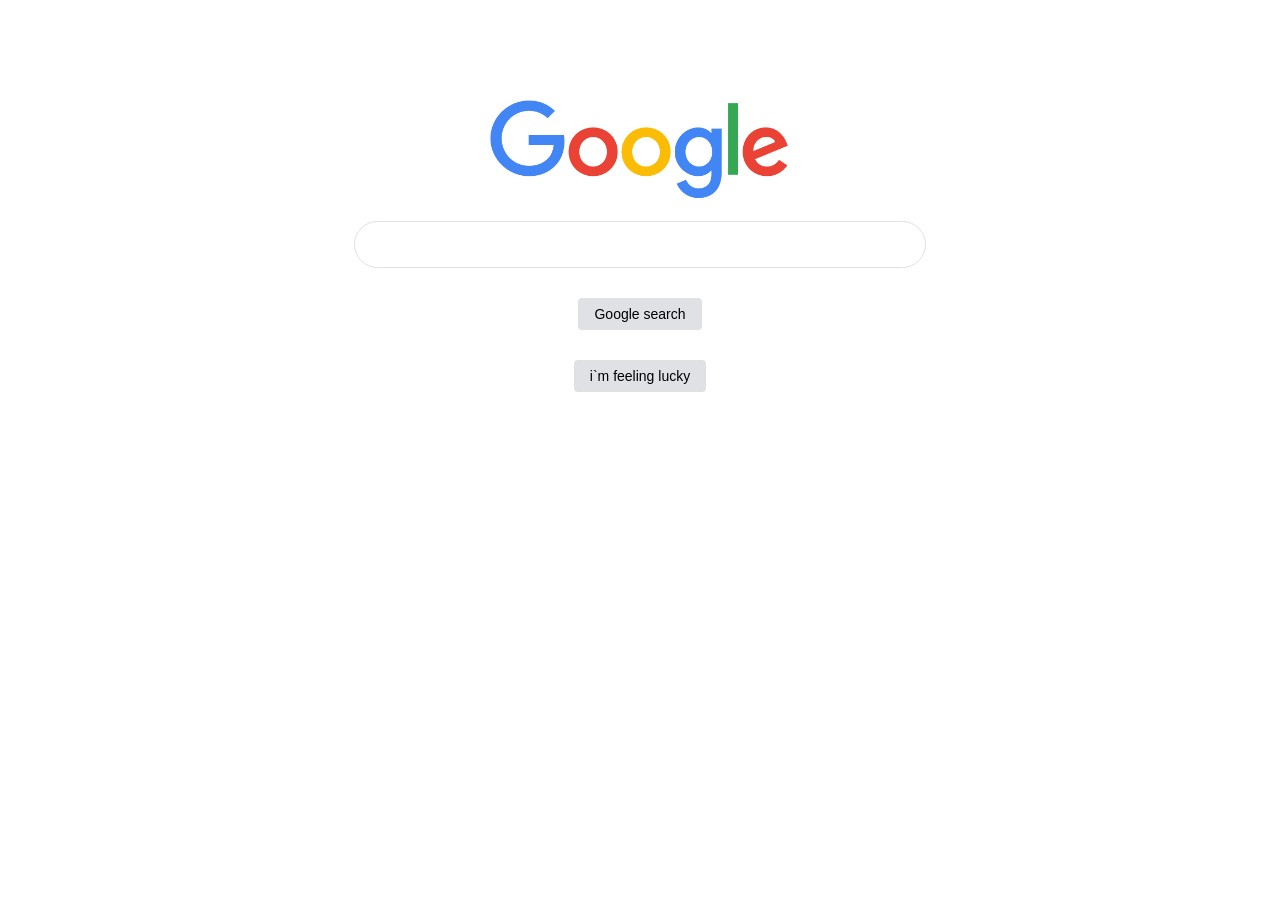
<file: week2/day2/index.html>
<!DOCTYPE html>
<html>
<head>
    <meta charset='utf-8'>
    <meta http-equiv='X-UA-Compatible' content='IE=edge'>
    <title>google</title>
    <meta name='viewport' content='width=device-width, initial-scale=1'>
    <link rel='stylesheet' href="style.css">
</head>
<body>
    <div class="main">
        <img class="logo-img" src="google.png" />
        <input class="search-input" type="text" />
        <button class="btn" >Google search </button>
        <button class="btn">i`m feeling lucky</button>

    </div>
</body>
</html>
</file>
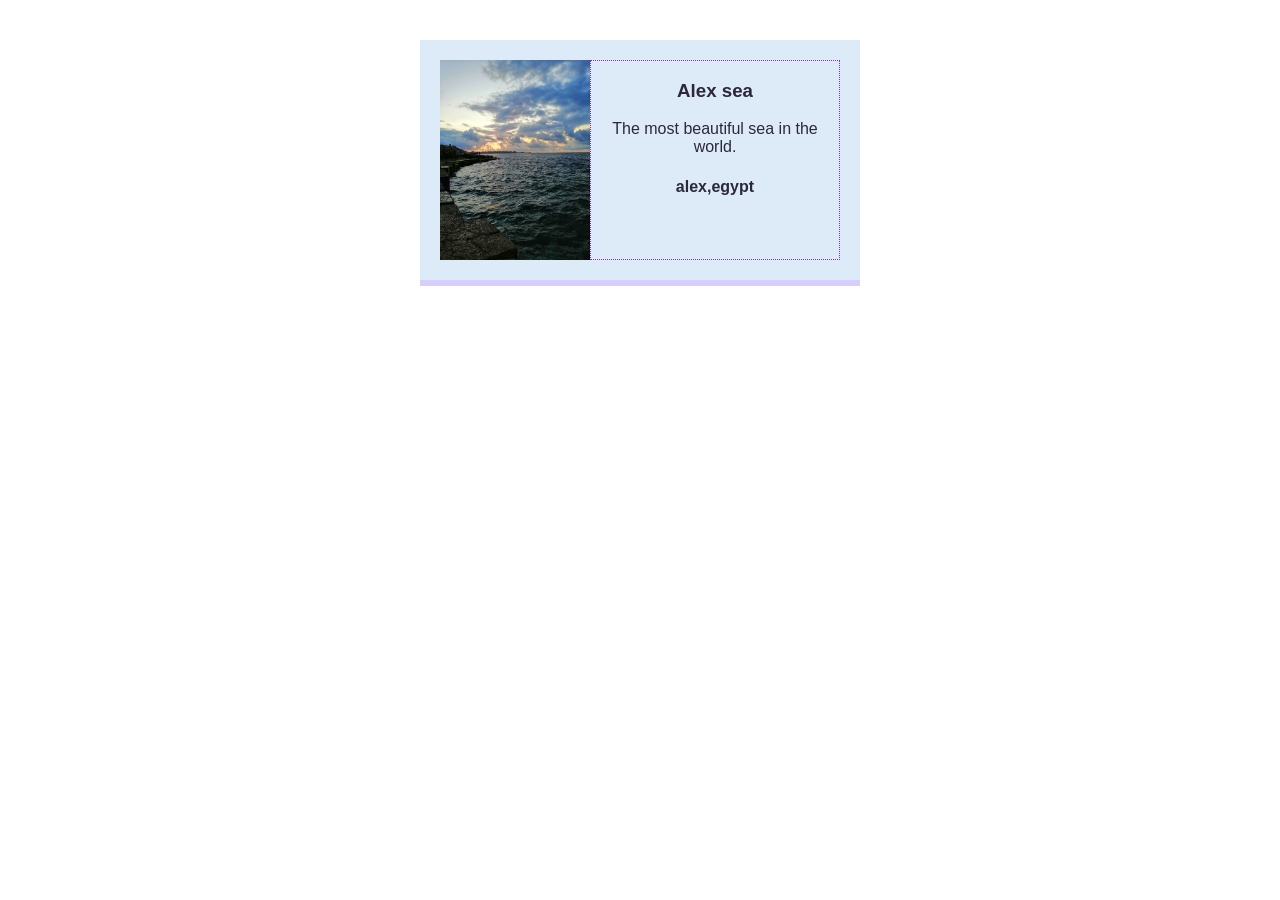
<file: week2/day3/index.html>
<hteml>
    <head>
        <link rel="stylesheet" href="style.css" />
    </head>
    <body>
        <div class="card">
<img 
src="alex-sea.jpg"
alt="per harald borgen smiling"
class="avatar">
<div class="border-blue">

<h3> Alex sea </h3>
    

<P>The most beautiful sea in the world.</P>
<h4>alex,egypt</h4>
</div>
        </div>
    </body>
</hteml>
</file>
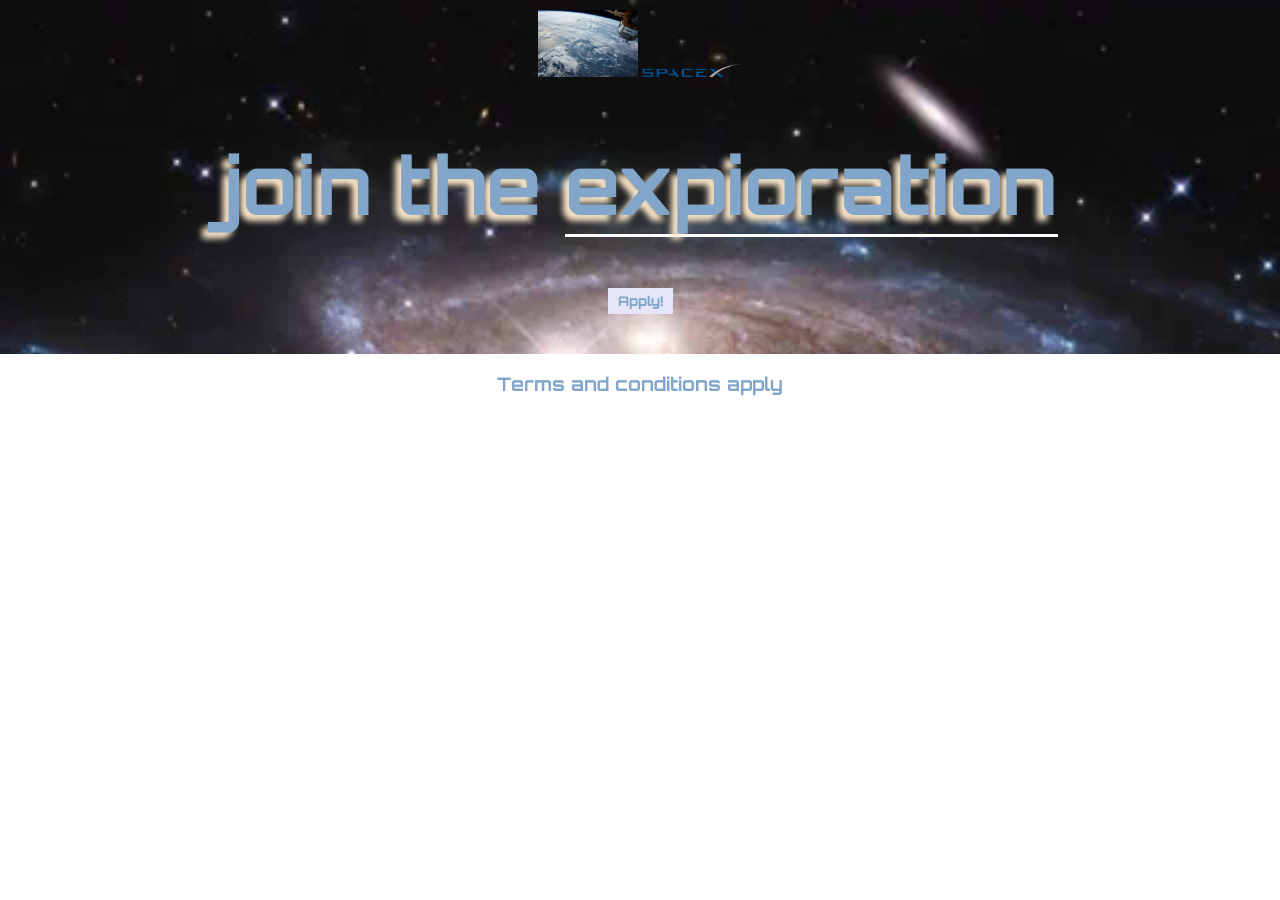
<file: week2/day4/index.html>
<html>
    <head>

        <link rel="preconnect" href="https://fonts.googleapis.com">
        <link rel="preconnect" href="https://fonts.gstatic.com" crossorigin>
        <link href="https://fonts.googleapis.com/css2?family=Orbitron:wght@400;800&display=swap"rel="stylesheet"> 
        <link rel="stylesheet" href="style.css">
    </head>
    <body>
<div id="hero">
        <img src="nasa.jpg" class="img">
        <img src="spacex.png" id="main-logo">
    <h1>join the <span class="underline"> expioration</span></h1>
        <button class="btn">Apply! </button>
    </div>
    <h3> Terms and conditions apply 
    </h3>
    </body>

</html>
</file>
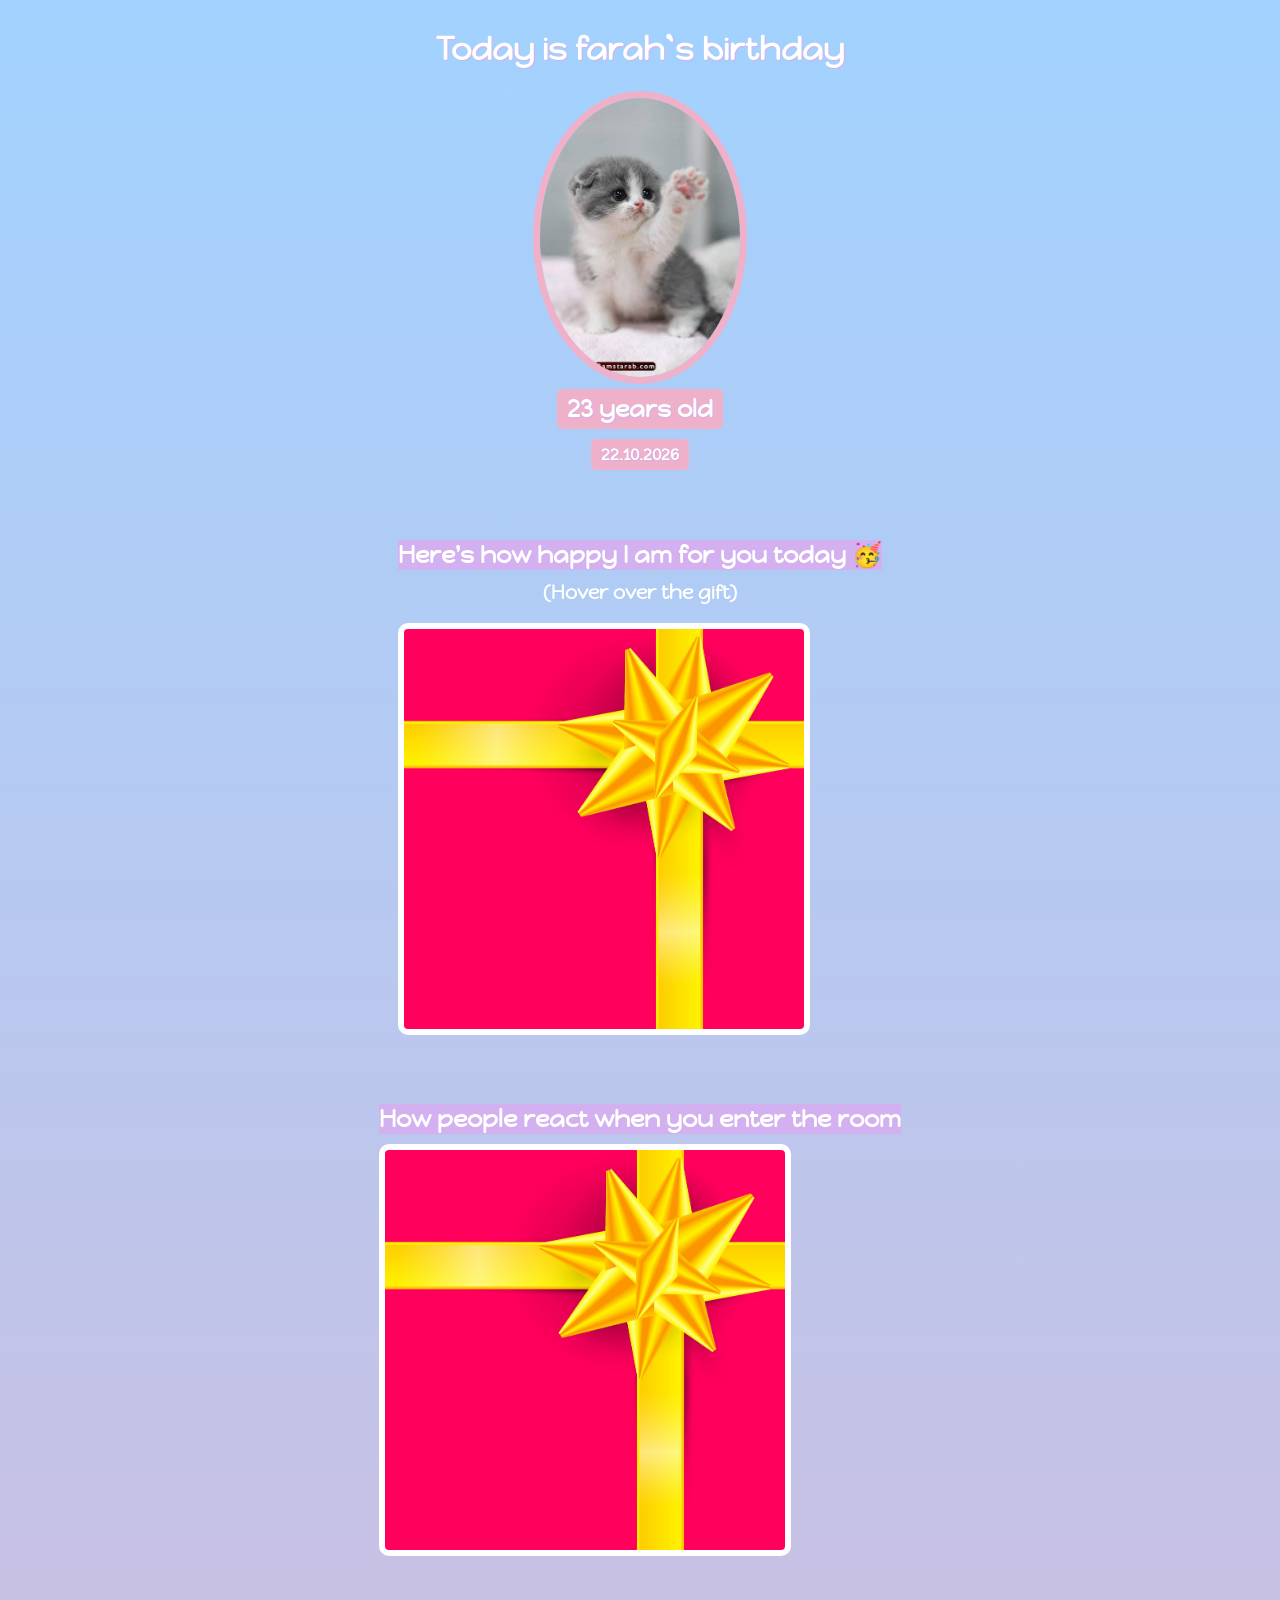
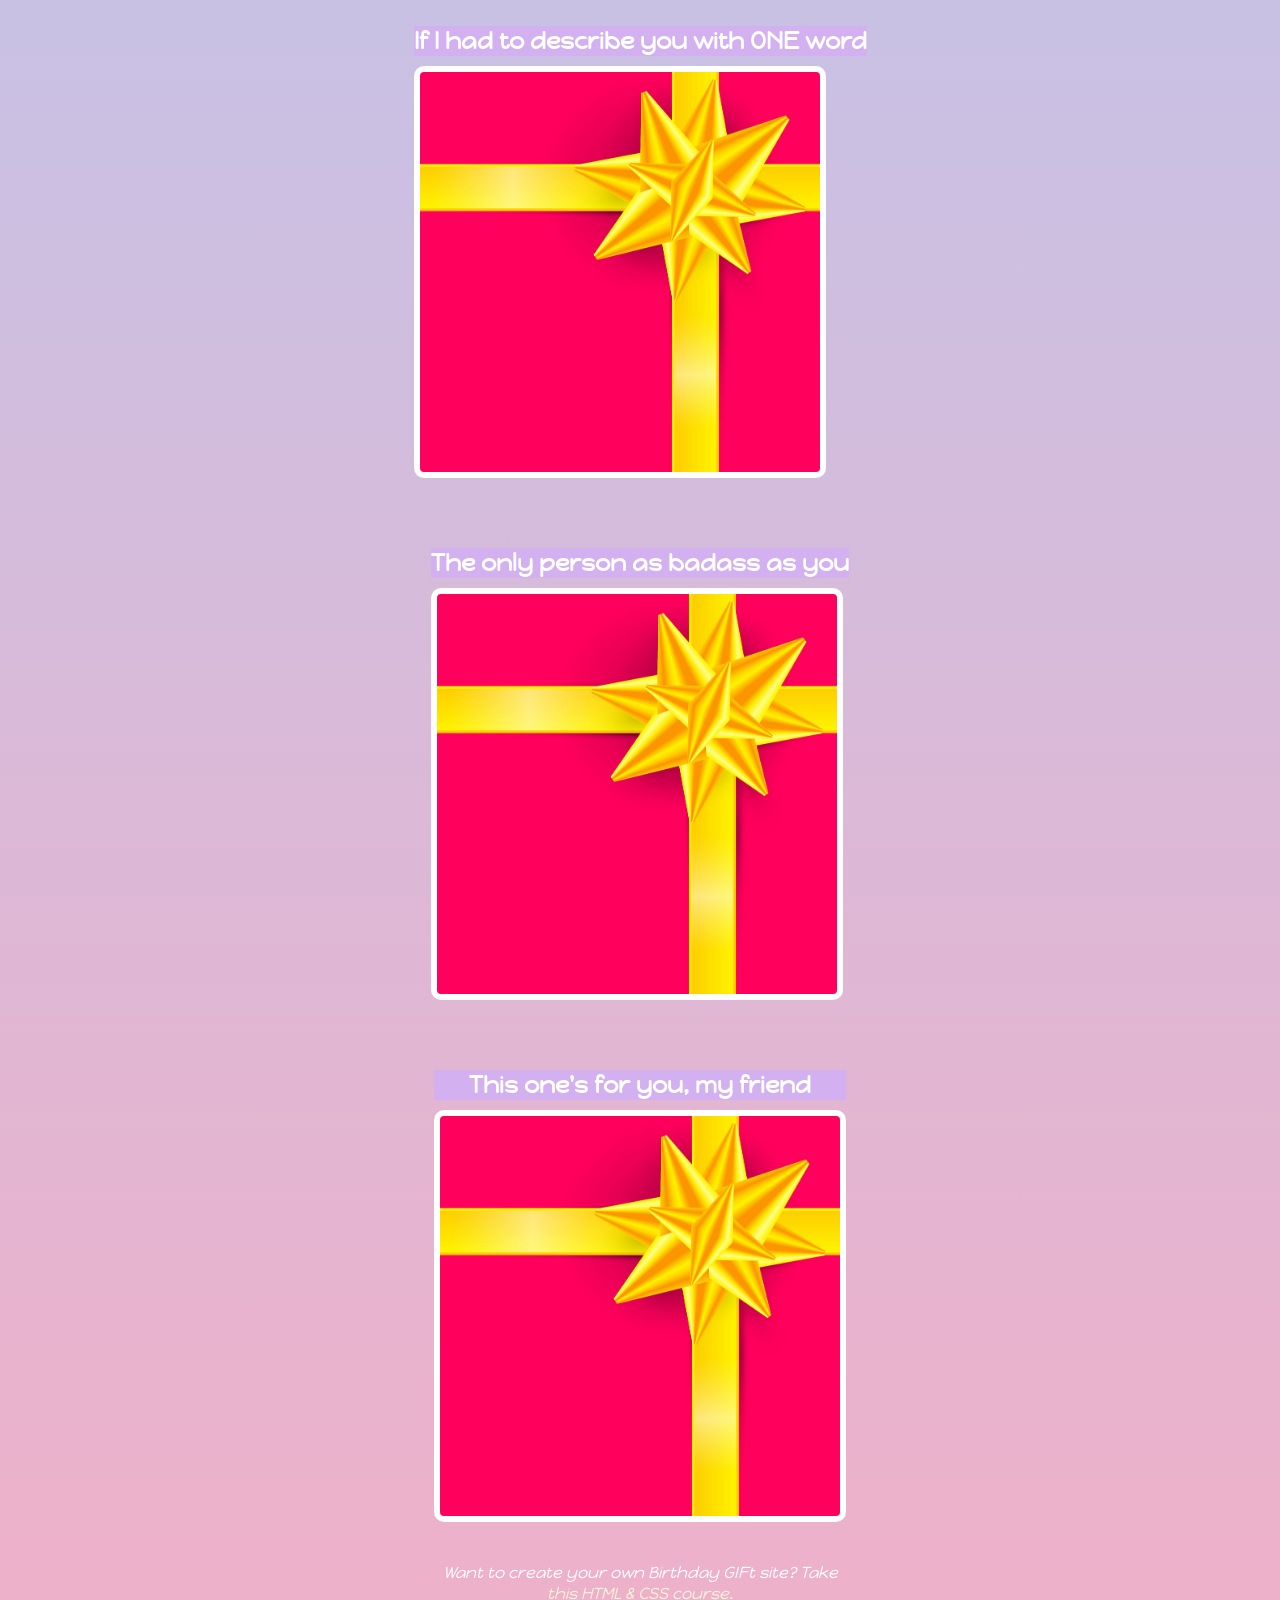
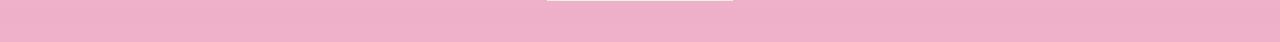
<file: week2/day5/index.html>
<html>
    <head>
<link rel="preconnect" href="https://fonts.googleapis.com">
<link rel="preconnect" href="https://fonts.gstatic.com" crossorigin>
<link href="https://fonts.googleapis.com/css2?family=Happy+Monkey&display=swap" rel="stylesheet">
        <link rel="stylesheet" href="style.css">

    </head>
    <body>

<div id="header">
        <h1> Today is farah`s birthday  </h1>
        <img  id="Bff"  src =images.jpeg >
        <h2 id="age"> 23 years old  </h2>
        <h4 id="date"> 22.10.2026 </h4>
    </div>


    <div class="gift-section">
        <h2 class="gift-title">Here's how happy I am for you today 🥳</h2>
        <h3 class="gift-hint">(Hover over the gift)</h3>
        <div class="gift-img" id="gift-img-happy"></div>  
    </div>


    <div class="gift-section">
    <h2 class="gift-title">How people react when you enter the room </h2>
    <div class="gift-img" id="gift-img-hot"></div>
</div>

<div class="gift-section">
    <h2 class="gift-title">If I had to describe you with ONE word </h2>
    <div class="gift-img" id="gift-img-genius"></div>
</div>

<div class="gift-section">
    <h2 class="gift-title">The only person as badass as you </h2>
    <div class="gift-img" id="gift-img-badass"></div>
</div>

<div class="gift-section">
    <h2 class="gift-title">This one's for you, my friend </h2>
    <div class="gift-img" id="gift-img-cheers"></div>
</div>


<p id="footer">Want to create your own Birthday GIFt site? Take <a href="https://scrimba.com/learn/htmlandcss" target="_blank">this HTML & CSS course.</a></p>





    </body>
</html>
</file>
<file: week2/day2/style.css>
.main {
    margin-top: 100px;
} 

.logo-img {
    display: block;
    width: 300px;
    margin-bottom: 20px;
    margin-left: auto;
    margin-right: auto;
}
.search-input {
display: block;
width: 500px;
margin-left: auto;
margin-right: auto;
line-height: 25px;
padding-top: 10px;
padding-bottom: 10px;
padding-right: 35px;
padding-left: 35px;
border: 1px solid #dfe1e5;
border-radius: 25px;
}
.btn {
    display: block;
    margin-left: auto;
    margin-right: auto;
    margin-top: 30px;
    background: #dfe1e5;
    border: none;
    padding-top: 8px;
    padding-bottom: 8px;
    padding-left: 16px;
    padding-right: 16px;
    border-radius: 4px;
    font-size: 14px;
}
</file>
<file: week2/day3/style.css>
body {
    margin: 40px;
    font-family: Verdana, Geneva, Tahoma, sans-serif;
}

.avatar {
    width: 150px;
}

.card {
width: 400px;
margin: 0 auto ;
    padding: 20px;
    display: flex;
    justify-content: space-around;
    text-align:center; 
    background: #ddebf8;
    color: #2b2839;
    border-bottom: 6px solid #d8cefe;
} 

.border-blue {
    border: 1px dotted blueviolet;
}
</file>
<file: week2/day4/style.css>
body {
    color: beige;
margin: 0%;
color: #82a5ca;
    text-align: center;
    font-family: 'Orbitron', sans-serif;
}

#hero {
    background-image: url("galaxy.webp");
    background-size: cover;
    padding: 10px 0 40px 0;
}
h1 {
    font-size: 80px;
    text-shadow: -6px 6px 6px blanchedalmond;
    /*           >     under       color  */
}


.img {
    width: 100px;
}

#main-logo {
    width: 100;
}


.btn {
    padding:5px 10px;
    background: lavender;
    border: none;
    font-family: 'Orbitron', sans-serif;
    color: #82a5ca;
    font-weight: 800;
}
.underline {
border-bottom:3px solid white ;
}
</file>
<file: week2/day5/style.css>
body {
    text-align: center;
    font-family: 'Happy Monkey', cursive;
    background: linear-gradient(#a2d2ff, #EFB0C9);
    color: #ffffff;
    flex-direction: column;
    display: flex;
    align-items: center;
}

#Bff {
    width: 200px;
    border-radius:50% ;
    border :    7px  solid   #EFB0C9 ;
}


#header {
    display: flex;
    flex-direction: column;
    align-items: center;
}


h1,h2,h4 
{
    text-shadow: 1px 1px 1px 
    #d3b0ef ;
}
h2,h4 {
    background:  #d3b0ef;

}

#age {
    background: #EFB0C9;
    padding: 5px 10px;
    border-radius: 5px;

    margin: 5px 0 10px 0;
}
#date {
    margin: 0;
    background: #EFB0C9;
    padding: 5px 10px;
    border-radius: 5px;
}


.gift-section {
    margin-top: 50px;
}
.gift-title {
    margin-bottom: 10px;
}

.gift-hint {
    margin-top: 0;
}


.gift-img {
    margin: 0 ;
    width: 400px;
    height:400px  ;
    border: 6px solid white;
    border-radius: 10px;
    background-image: url(gift-cover.jpg);  
        background-size: cover;
}


#footer {
    font-style: italic;
    width: 400px;
    margin: 40px auto 30px;
}

a {
    color:beige;
}
</file>
